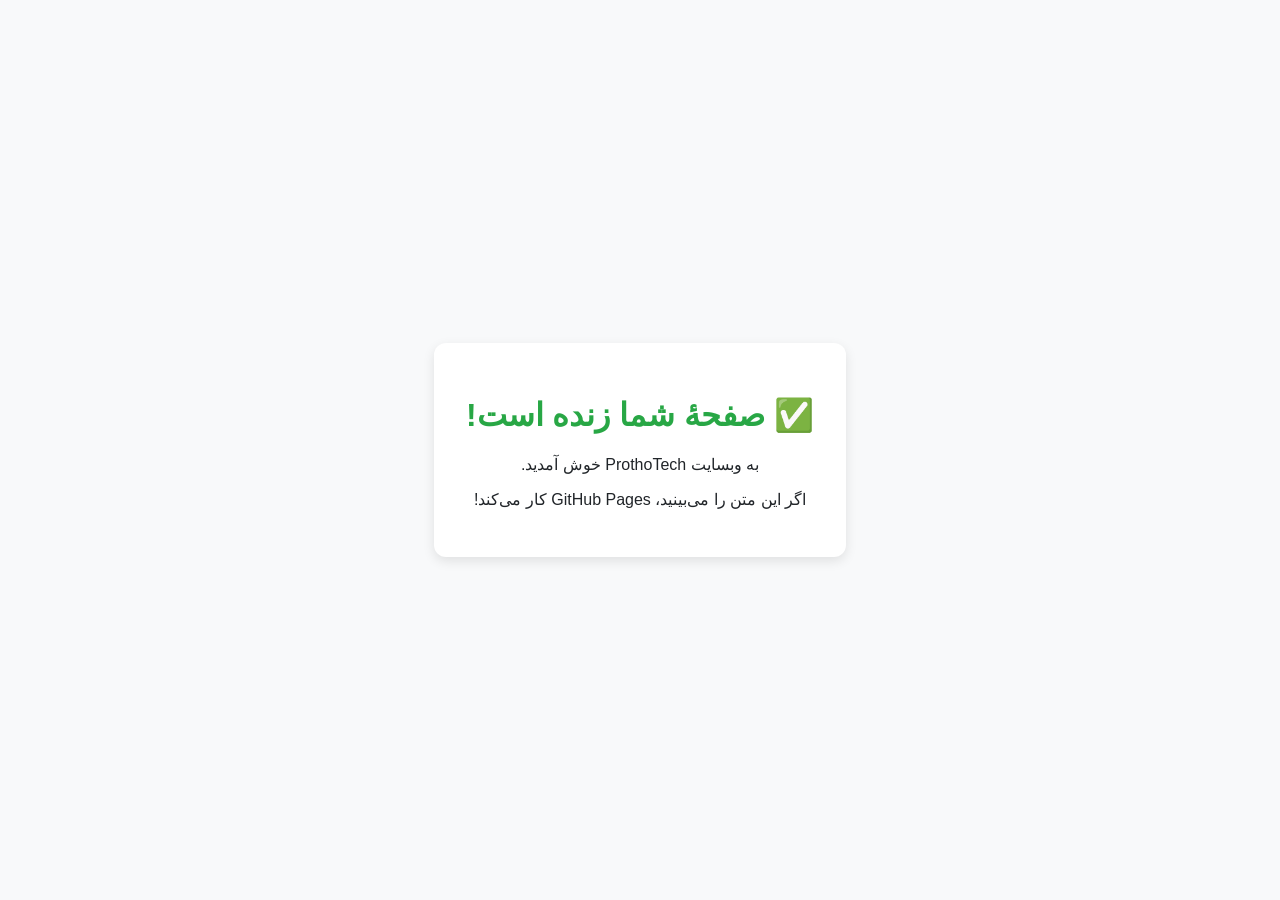
<file: index.html>
<!DOCTYPE html>
<html lang="fa" dir="rtl">
<head>
    <meta charset="UTF-8">
    <meta name="viewport" content="width=device-width, initial-scale=1.0">
    <title>ProthoTech | پروتوتک</title>
    <style>
        body {
            font-family: 'Vazir', Tahoma, sans-serif;
            background: #f8f9fa;
            color: #212529;
            display: flex;
            justify-content: center;
            align-items: center;
            height: 100vh;
            margin: 0;
            direction: rtl;
        }
        .container {
            text-align: center;
            padding: 2rem;
            background: white;
            border-radius: 12px;
            box-shadow: 0 4px 12px rgba(0,0,0,0.1);
        }
        h1 {
            color: #28a745;
        }
    </style>
</head>
<body>
    <div class="container">
        <h1>✅ صفحهٔ شما زنده است!</h1>
        <p>به وبسایت ProthoTech خوش آمدید.</p>
        <p>اگر این متن را می‌بینید، GitHub Pages کار می‌کند!</p>
    </div>
</body>
</html>
</file>
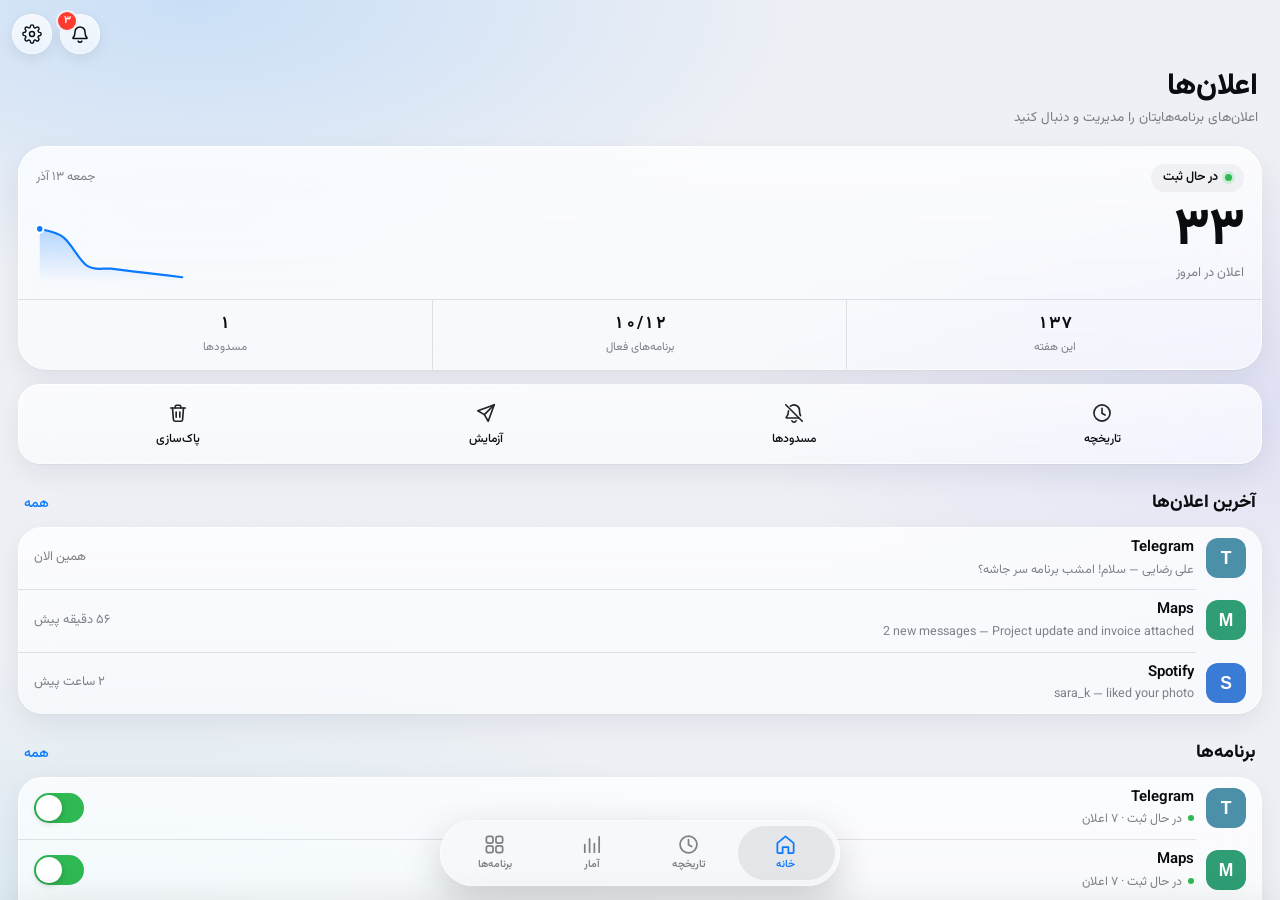
<file: assets/web/index.html>
<!DOCTYPE html>
<html lang="fa" dir="rtl">
<head>
  <meta charset="utf-8">
  <meta name="viewport" content="width=device-width, initial-scale=1, maximum-scale=1, user-scalable=no, viewport-fit=cover">
  <meta name="color-scheme" content="light dark">
  <meta name="author" content="PROTHOTECH">
  <title>Notification Manager</title>
  <link rel="stylesheet" href="style.css">
</head>
<body>
<div class="backdrop" aria-hidden="true"><span class="blob b1"></span><span class="blob b2"></span><span class="blob b3"></span></div>

<main id="views">

  <!-- ======================================================= HOME -->
  <section class="view tab active" data-view="home">
    <header class="navbar">
      <span class="nav-side"></span>
      <span class="nav-title" data-t="home.title"></span>
      <span class="nav-side end">
        <button class="nav-btn" data-go="history" data-t-aria="nav.unread"><i data-ic="bell"></i><b class="badge hidden" id="badge"></b></button>
        <button class="nav-btn" data-push="settings" data-t-aria="settings.title"><i data-ic="gear"></i></button>
      </span>
    </header>
    <div class="content">
      <h1 class="large-title" data-t="home.title"></h1>
      <p class="large-sub" data-t="home.sub"></p>

      <div id="accessBanner"></div>

      <div class="hero glass">
        <div class="hero-top">
          <span class="status" id="statusPill"></span>
          <span class="hero-date" id="heroDate"></span>
        </div>
        <div class="hero-main">
          <div>
            <strong class="hero-num" id="todayNum">0</strong>
            <span class="hero-label" data-t="home.todayLabel"></span>
          </div>
          <svg class="spark" id="spark" viewBox="0 0 160 60" preserveAspectRatio="none"></svg>
        </div>
        <div class="hero-stats">
          <button data-go="stats"><b id="hsWeek">0</b><span data-t="home.week"></span></button>
          <button data-go="apps"><b id="hsApps">0</b><span data-t="home.wApps"></span></button>
          <button data-push="blocked"><b id="hsBlocked">0</b><span data-t="q.blocked"></span></button>
        </div>
      </div>

      <div class="actions glass">
        <button data-go="history"><i data-ic="clock"></i><span data-t="q.history"></span></button>
        <button data-push="blocked"><i data-ic="bellSlash"></i><span data-t="q.blocked"></span></button>
        <button data-action="test"><i data-ic="send"></i><span data-t="q.test"></span></button>
        <button data-action="clear"><i data-ic="trash"></i><span data-t="q.clear"></span></button>
      </div>

      <div class="sec-head"><span data-t="home.recent"></span><button class="link" data-go="history" data-t="common.seeAll"></button></div>
      <div class="group glass" id="homeRecent"></div>

      <div class="sec-head"><span data-t="home.apps"></span><button class="link" data-go="apps" data-t="common.seeAll"></button></div>
      <div class="group glass" id="homeApps"></div>
      <p class="sec-foot" data-t="home.appsFoot"></p>
    </div>
  </section>

  <!-- ======================================================= HISTORY -->
  <section class="view tab" data-view="history">
    <header class="navbar">
      <span class="nav-side"></span>
      <span class="nav-title" data-t="history.title"></span>
      <span class="nav-side end"><button class="nav-btn" data-action="historyMenu" data-t-aria="common.more"><i data-ic="more"></i></button></span>
    </header>
    <div class="content">
      <h1 class="large-title" data-t="history.title"></h1>
      <p class="large-sub" id="historySub"></p>
      <label class="search glass-soft"><i data-ic="search"></i><input id="historySearch" type="search" autocomplete="off" data-t-ph="history.search"></label>
      <div class="chips" id="historyChips"></div>
      <div id="historyList"></div>
      <div id="historyMore" class="list-foot"></div>
    </div>
  </section>

  <!-- ======================================================= STATS -->
  <section class="view tab" data-view="stats">
    <header class="navbar">
      <span class="nav-side"></span>
      <span class="nav-title" data-t="stats.title"></span>
      <span class="nav-side end"></span>
    </header>
    <div class="content">
      <h1 class="large-title" data-t="stats.title"></h1>
      <p class="large-sub" data-t="stats.sub"></p>
      <div class="tiles" id="statTiles"></div>
      <div class="sec-head"><span data-t="stats.week"></span></div>
      <div class="card glass"><div class="week-chart" id="weekChart"></div></div>
      <div class="sec-head"><span data-t="stats.hours"></span></div>
      <div class="card glass"><div class="hour-chart" id="hourChart"></div><div class="hour-axis" id="hourAxis"></div></div>
      <div class="sec-head"><span data-t="stats.top"></span></div>
      <div class="group glass" id="topApps"></div>
    </div>
  </section>

  <!-- ======================================================= APPS -->
  <section class="view tab" data-view="apps">
    <header class="navbar">
      <span class="nav-side"></span>
      <span class="nav-title" data-t="apps.title"></span>
      <span class="nav-side end"><button class="nav-text" data-action="appsMenu" data-t="common.edit"></button></span>
    </header>
    <div class="content">
      <h1 class="large-title" data-t="apps.title"></h1>
      <p class="large-sub" id="appsSub"></p>
      <label class="search glass-soft"><i data-ic="search"></i><input id="appsSearch" type="search" autocomplete="off" data-t-ph="apps.search"></label>
      <div class="segmented" id="appsSeg">
        <button data-f="all" data-t="apps.fAll"></button>
        <button data-f="enabled" data-t="apps.fOn"></button>
        <button data-f="disabled" data-t="apps.fOff"></button>
        <button data-f="user" data-t="apps.fUser"></button>
      </div>
      <div class="group glass" id="appsList"></div>
    </div>
  </section>

  <!-- ======================================================= BLOCKED (pushed) -->
  <section class="view page" data-view="blocked">
    <header class="navbar">
      <span class="nav-side"><button class="back" data-back><i data-ic="chevBack" class="flip"></i><span data-t="common.back"></span></button></span>
      <span class="nav-title" data-t="blocked.title"></span>
      <span class="nav-side end"></span>
    </header>
    <div class="content">
      <h1 class="large-title" data-t="blocked.title"></h1>
      <p class="large-sub" id="blockedSub"></p>
      <div class="card glass info" id="blockedInfo"></div>
      <label class="search glass-soft"><i data-ic="search"></i><input id="blockedSearch" type="search" autocomplete="off" data-t-ph="apps.search"></label>
      <div class="group glass" id="blockedList"></div>
    </div>
  </section>

  <!-- ======================================================= SETTINGS (pushed) -->
  <section class="view page" data-view="settings">
    <header class="navbar">
      <span class="nav-side"><button class="back" data-back><i data-ic="chevBack" class="flip"></i><span data-t="common.back"></span></button></span>
      <span class="nav-title" data-t="settings.title"></span>
      <span class="nav-side end"></span>
    </header>
    <div class="content">
      <h1 class="large-title" data-t="settings.title"></h1>
      <div id="settingsBody"></div>
    </div>
  </section>
</main>

<!-- ======================================================= TAB BAR -->
<nav class="tabbar glass-strong" id="tabbar">
  <span class="tab-pill" id="tabPill"></span>
  <button data-tab="home"><i data-ic="home"></i><span data-t="tab.home"></span></button>
  <button data-tab="history"><i data-ic="clock"></i><span data-t="tab.history"></span></button>
  <button data-tab="stats"><i data-ic="chart"></i><span data-t="tab.stats"></span></button>
  <button data-tab="apps"><i data-ic="apps"></i><span data-t="tab.apps"></span></button>
</nav>

<!-- ======================================================= OVERLAYS -->
<div class="scrim" id="scrim"></div>
<div class="sheet glass-strong" id="sheet" role="dialog" aria-modal="true"></div>
<div class="actionsheet" id="actionsheet" role="dialog" aria-modal="true"></div>
<div class="alert glass-strong" id="alert" role="alertdialog" aria-modal="true"></div>
<div class="hud glass-strong" id="hud"></div>

<script src="app.js"></script>
</body>
</html>
</file>
<file: assets/web/style.css>
/* =====================================================================
   Notification Manager — "Liquid Glass" theme
   Minimal, monochrome glass with a single accent colour. fa (RTL) + en.
   Font: Vazirmatn (SIL OFL 1.1) — assets/web/fonts
   Developer: PROTHOTECH
   ===================================================================== */
@font-face {
  font-family: "Vazirmatn";
  src: url("fonts/Vazirmatn.woff2") format("woff2-variations"), url("fonts/Vazirmatn.woff2") format("woff2");
  font-weight: 100 900;
  font-style: normal;
  font-display: swap;
}

:root {
  --font: "Vazirmatn", system-ui, -apple-system, Roboto, "Noto Sans Arabic", Tahoma, sans-serif;

  /* light */
  --bg: #eef0f5;
  --wall-1: rgba(10, 132, 255, .16);
  --wall-2: rgba(94, 92, 230, .10);
  --wall-3: rgba(48, 176, 199, .10);
  --glass-top: rgba(255, 255, 255, .78);
  --glass-bot: rgba(255, 255, 255, .56);
  --glass-solid: #ffffff;
  --edge-top: rgba(255, 255, 255, .95);
  --edge-bot: rgba(255, 255, 255, .35);
  --shadow: 0 1px 1px rgba(20, 30, 60, .04), 0 10px 28px rgba(20, 30, 60, .07);
  --sheet: rgba(246, 247, 250, .86);
  --sep: rgba(60, 60, 67, .13);
  --label: #0b0c10;
  --label-2: rgba(60, 60, 67, .64);
  --label-3: rgba(60, 60, 67, .34);
  --fill: rgba(120, 120, 128, .14);
  --fill-2: rgba(120, 120, 128, .08);
  --accent: #0a7aff;
  --accent-soft: rgba(10, 122, 255, .12);
  --green: #2fb952;
  --red: #ff3b30;
  --switch-off: rgba(120, 120, 128, .2);
  --nav-h: 52px;
  --tab-h: 66px;
  --safe-t: env(safe-area-inset-top, 0px);
  --safe-b: env(safe-area-inset-bottom, 0px);
  --r: 24px;
  color-scheme: light;
}
html.dark {
  --bg: #06070a;
  --wall-1: rgba(64, 80, 255, .26);
  --wall-2: rgba(140, 60, 220, .14);
  --wall-3: rgba(20, 150, 170, .12);
  --glass-top: rgba(255, 255, 255, .085);
  --glass-bot: rgba(255, 255, 255, .035);
  --glass-solid: #16171b;
  --edge-top: rgba(255, 255, 255, .20);
  --edge-bot: rgba(255, 255, 255, .03);
  --shadow: 0 12px 34px rgba(0, 0, 0, .38);
  --sheet: rgba(22, 23, 27, .86);
  --sep: rgba(255, 255, 255, .08);
  --label: #f5f5f7;
  --label-2: rgba(235, 235, 245, .58);
  --label-3: rgba(235, 235, 245, .28);
  --fill: rgba(255, 255, 255, .10);
  --fill-2: rgba(255, 255, 255, .06);
  --accent: #3d95ff;
  --accent-soft: rgba(61, 149, 255, .16);
  --green: #32d15a;
  --red: #ff5146;
  --switch-off: rgba(255, 255, 255, .16);
  color-scheme: dark;
}

* { box-sizing: border-box; -webkit-tap-highlight-color: transparent; }
html, body {
  margin: 0; height: 100%; overflow: hidden;
  background: var(--bg); color: var(--label);
  font-family: var(--font); font-size: 15px; line-height: 1.5;
  -webkit-font-smoothing: antialiased; text-rendering: optimizeLegibility;
  overscroll-behavior: none;
}
button { font: inherit; color: inherit; background: none; border: 0; padding: 0; cursor: pointer; -webkit-user-select: none; user-select: none; }
input, select { font: inherit; color: inherit; }
i[data-ic] { display: inline-flex; width: 22px; height: 22px; flex: 0 0 auto; }
i[data-ic] svg { width: 100%; height: 100%; }
[dir=rtl] .flip { transform: scaleX(-1); }
.hidden { display: none !important; }

/* ---------------------------------------------------------------- wallpaper */
.backdrop { position: fixed; inset: 0; z-index: 0; pointer-events: none; overflow: hidden;
  background:
    radial-gradient(70% 45% at 15% 0%, var(--wall-1), transparent 70%),
    radial-gradient(60% 40% at 100% 45%, var(--wall-2), transparent 70%),
    radial-gradient(70% 40% at 10% 100%, var(--wall-3), transparent 70%),
    var(--bg);
}
.blob { display: none; }

/* ---------------------------------------------------------------- glass */
.glass {
  position: relative;
  background: linear-gradient(180deg, var(--glass-top), var(--glass-bot));
  -webkit-backdrop-filter: blur(28px) saturate(170%);
  backdrop-filter: blur(28px) saturate(170%);
  box-shadow: var(--shadow);
}
.glass::before {
  content: ""; position: absolute; inset: 0; border-radius: inherit; padding: 1px; pointer-events: none; z-index: 3;
  background: linear-gradient(170deg, var(--edge-top), var(--edge-bot) 45%, var(--edge-bot) 70%, var(--edge-top));
  -webkit-mask: linear-gradient(#000 0 0) content-box, linear-gradient(#000 0 0);
  -webkit-mask-composite: xor; mask-composite: exclude;
}
.glass-strong {
  background: var(--sheet);
  -webkit-backdrop-filter: blur(34px) saturate(180%);
  backdrop-filter: blur(34px) saturate(180%);
  box-shadow: 0 0 0 .5px var(--sep), 0 18px 50px rgba(0, 0, 0, .22);
}
.glass-soft { background: var(--fill-2); }

/* ---------------------------------------------------------------- views */
#views { position: fixed; inset: 0; z-index: 1; }
.view {
  position: absolute; inset: 0; overflow-y: auto; overflow-x: hidden;
  -webkit-overflow-scrolling: touch; scrollbar-width: none;
  visibility: hidden; opacity: 0;
  transition: opacity .22s ease, transform .38s cubic-bezier(.2, .9, .25, 1), visibility 0s linear .38s;
}
.view::-webkit-scrollbar { display: none; }
.view.active { visibility: visible; opacity: 1; transform: none; transition: opacity .22s ease, transform .38s cubic-bezier(.2, .9, .25, 1); }
.view.tab { transform: translateY(8px); }
.view.page { transform: translateX(30%); }
[dir=rtl] .view.page { transform: translateX(-30%); }
.view.page.active { transform: none; }
.content { padding: calc(var(--nav-h) + var(--safe-t)) 18px calc(var(--tab-h) + 44px + var(--safe-b)); }

/* ---------------------------------------------------------------- nav bar */
.navbar {
  position: sticky; top: 0; z-index: 10;
  height: calc(var(--nav-h) + var(--safe-t)); padding: var(--safe-t) 12px 0;
  margin-bottom: calc(-1 * (var(--nav-h) + var(--safe-t)));
  display: grid; grid-template-columns: 1fr auto 1fr; align-items: center;
  transition: background .25s, box-shadow .25s;
}
.view.scrolled .navbar {
  background: var(--sheet);
  -webkit-backdrop-filter: blur(30px) saturate(180%); backdrop-filter: blur(30px) saturate(180%);
  box-shadow: 0 .5px 0 var(--sep);
}
.nav-title { font-size: 16px; font-weight: 700; opacity: 0; transform: translateY(5px); transition: opacity .2s, transform .2s; white-space: nowrap; overflow: hidden; text-overflow: ellipsis; max-width: 56vw; }
.view.scrolled .nav-title { opacity: 1; transform: none; }
.nav-side { display: flex; align-items: center; gap: 8px; min-width: 0; }
.nav-side.end { justify-content: flex-end; }
.nav-btn {
  position: relative; width: 40px; height: 40px; border-radius: 50%;
  display: grid; place-items: center; color: var(--label);
  background: linear-gradient(180deg, var(--glass-top), var(--glass-bot));
  -webkit-backdrop-filter: blur(24px) saturate(170%); backdrop-filter: blur(24px) saturate(170%);
  box-shadow: inset 0 0 0 .5px var(--edge-top), 0 4px 14px rgba(0, 0, 0, .08);
  transition: transform .15s;
}
.nav-btn i { width: 20px; height: 20px; }
.nav-btn:active, .back:active, .nav-text:active { transform: scale(.92); opacity: .7; }
.nav-text { color: var(--accent); font-size: 16px; font-weight: 500; padding: 6px 8px; }
.back { display: inline-flex; align-items: center; gap: 2px; color: var(--accent); font-size: 16px; font-weight: 500; padding: 6px 2px; }
.back i { width: 22px; height: 22px; }
.badge {
  position: absolute; top: -2px; inset-inline-end: -2px;
  min-width: 18px; height: 18px; padding: 0 5px; border-radius: 9px;
  background: var(--red); color: #fff; font-size: 10.5px; font-weight: 700; line-height: 18px; text-align: center;
  box-shadow: 0 0 0 2px var(--bg);
}

.large-title { margin: 8px 4px 0; font-size: 30px; font-weight: 800; line-height: 1.25; letter-spacing: -.2px; }
.large-sub { margin: 2px 4px 18px; color: var(--label-2); font-size: 13.5px; }

/* ---------------------------------------------------------------- banner */
.banner { display: flex; align-items: center; gap: 12px; padding: 14px 16px; margin-bottom: 14px; border-radius: var(--r); }
.banner .b-ic { width: 38px; height: 38px; border-radius: 12px; display: grid; place-items: center; background: rgba(255, 59, 48, .12); color: var(--red); flex: 0 0 auto; }
.banner .b-ic i { width: 20px; height: 20px; }
.banner .b-body { flex: 1; min-width: 0; position: relative; z-index: 4; }
.banner b { display: block; font-size: 14.5px; font-weight: 700; }
.banner small { display: block; margin-top: 1px; font-size: 12.5px; color: var(--label-2); line-height: 1.5; }
.pill-btn {
  position: relative; z-index: 4;
  height: 34px; padding: 0 16px; border-radius: 17px; font-size: 13.5px; font-weight: 700;
  background: var(--accent); color: #fff; flex: 0 0 auto;
  box-shadow: 0 6px 16px rgba(10, 122, 255, .28);
  transition: transform .15s, opacity .15s;
}
.pill-btn:active { transform: scale(.95); opacity: .85; }

/* ---------------------------------------------------------------- hero */
.hero { border-radius: 28px; padding: 18px 18px 0; margin-bottom: 14px; overflow: hidden; }
.hero-top { display: flex; align-items: center; justify-content: space-between; gap: 8px; }
.status { display: inline-flex; align-items: center; gap: 7px; height: 28px; padding: 0 12px; border-radius: 14px; background: var(--fill-2); font-size: 12.5px; font-weight: 600; }
.status::before { content: ""; width: 7px; height: 7px; border-radius: 50%; background: var(--green); box-shadow: 0 0 0 3px rgba(50, 209, 90, .18); }
.status.off::before { background: var(--red); box-shadow: 0 0 0 3px rgba(255, 59, 48, .18); }
.status.off { cursor: pointer; }
.hero-date { font-size: 12.5px; color: var(--label-2); }
.hero-main { display: flex; align-items: flex-end; justify-content: space-between; gap: 14px; margin: 14px 0 16px; }
.hero-num { display: block; font-size: 52px; font-weight: 800; line-height: 1; letter-spacing: -1px; font-variant-numeric: tabular-nums; }
.hero-label { display: block; margin-top: 6px; font-size: 13px; color: var(--label-2); }
.spark { width: 150px; height: 58px; flex: 0 1 auto; overflow: visible; }
[dir=rtl] .spark { transform: scaleX(-1); }
.spark .area { fill: url(#sparkGrad); }
.spark .line { fill: none; stroke: var(--accent); stroke-width: 2.2; stroke-linecap: round; stroke-linejoin: round; vector-effect: non-scaling-stroke; }
.spark .dot { fill: var(--accent); stroke: var(--glass-solid); stroke-width: 2; vector-effect: non-scaling-stroke; }
.hero-stats { display: grid; grid-template-columns: repeat(3, 1fr); margin: 0 -18px; border-top: .5px solid var(--sep); }
.hero-stats button { padding: 12px 6px 14px; text-align: center; position: relative; z-index: 4; }
.hero-stats button + button { border-inline-start: .5px solid var(--sep); }
.hero-stats b { display: block; font-size: 17px; font-weight: 700; font-variant-numeric: tabular-nums; }
.hero-stats span { display: block; font-size: 11.5px; color: var(--label-2); margin-top: 1px; }
.hero-stats button:active { background: var(--fill-2); }

/* ---------------------------------------------------------------- actions */
.actions { display: grid; grid-template-columns: repeat(4, 1fr); border-radius: 22px; padding: 6px; margin-bottom: 26px; }
.actions button { position: relative; z-index: 4; display: flex; flex-direction: column; align-items: center; gap: 6px; padding: 12px 4px 10px; border-radius: 17px; font-size: 12px; font-weight: 500; color: var(--label); }
.actions button i { width: 22px; height: 22px; color: var(--label); opacity: .9; }
.actions button:active { background: var(--fill); }

/* ---------------------------------------------------------------- sections, groups, rows */
.sec-head { display: flex; align-items: baseline; justify-content: space-between; margin: 0 6px 10px; font-size: 18px; font-weight: 800; }
.sec-head .link { font-size: 14px; font-weight: 500; color: var(--accent); }
.sec-foot { margin: -14px 14px 26px; font-size: 12px; color: var(--label-2); line-height: 1.6; }
.group { border-radius: var(--r); overflow: hidden; margin-bottom: 26px; }
.card { border-radius: var(--r); padding: 18px; margin-bottom: 26px; }
.card.info { font-size: 13.5px; line-height: 1.8; color: var(--label-2); }

.row { position: relative; z-index: 4; display: flex; align-items: center; gap: 12px; min-height: 60px; padding: 10px 16px; width: 100%; text-align: start; }
.row + .row::after { content: ""; position: absolute; top: 0; inset-inline-end: 0; inset-inline-start: 66px; height: .5px; background: var(--sep); }
.row.tap:active, button.row:active { background: var(--fill-2); }
.r-body { flex: 1; min-width: 0; }
.r-title { display: block; font-size: 15px; font-weight: 600; white-space: nowrap; overflow: hidden; text-overflow: ellipsis; }
.r-sub { display: block; margin-top: 1px; font-size: 12.5px; color: var(--label-2); white-space: nowrap; overflow: hidden; text-overflow: ellipsis; }
.r-sub.on::before { content: ""; display: inline-block; width: 6px; height: 6px; border-radius: 50%; background: var(--green); margin-inline-end: 6px; vertical-align: 1px; }
.r-sub.blocked { color: var(--red); }
.r-val { color: var(--label-2); font-size: 13.5px; white-space: nowrap; }
.r-chev { color: var(--label-3); width: 16px; height: 16px; }
.r-ic { width: 34px; height: 34px; border-radius: 11px; display: grid; place-items: center; background: var(--fill); color: var(--label); flex: 0 0 auto; }
.r-ic i { width: 18px; height: 18px; }
.row.danger .r-title { color: var(--red); }
.row.danger .r-ic { background: rgba(255, 59, 48, .12); color: var(--red); }
.app-ic { width: 40px; height: 40px; border-radius: 12px; object-fit: cover; flex: 0 0 auto; background: var(--fill-2); }
.empty { text-align: center; padding: 30px 22px; color: var(--label-2); font-size: 13.5px; line-height: 1.7; position: relative; z-index: 4; }
.empty i { width: 40px; height: 40px; color: var(--label-3); margin-bottom: 6px; }
.empty b { display: block; color: var(--label); font-size: 16px; font-weight: 700; margin-bottom: 2px; }
.empty .pill-btn { margin-top: 14px; }
.list-foot { text-align: center; color: var(--label-3); font-size: 12.5px; padding: 0 0 14px; }

/* ---------------------------------------------------------------- iOS switch */
.sw { position: relative; display: inline-block; width: 50px; height: 30px; flex: 0 0 auto; }
.sw input { position: absolute; inset: 0; opacity: 0; margin: 0; z-index: 2; cursor: pointer; }
.sw .track { position: absolute; inset: 0; border-radius: 15px; background: var(--switch-off); transition: background .25s; }
.sw .knob {
  position: absolute; top: 2px; inset-inline-start: 2px; width: 26px; height: 26px; border-radius: 50%;
  background: #fff; box-shadow: 0 2px 6px rgba(0, 0, 0, .18), 0 0 0 .5px rgba(0, 0, 0, .04);
  transition: transform .3s cubic-bezier(.3, 1.3, .5, 1);
}
.sw input:checked + .track { background: var(--green); }
.sw.red input:checked + .track { background: var(--red); }
.sw input:checked + .track .knob { transform: translateX(20px); }
[dir=rtl] .sw input:checked + .track .knob { transform: translateX(-20px); }

/* ---------------------------------------------------------------- search, chips, segmented */
.search { display: flex; align-items: center; gap: 8px; height: 42px; padding: 0 14px; border-radius: 14px; margin-bottom: 12px; color: var(--label-2); }
.search i { width: 17px; height: 17px; }
.search input { flex: 1; min-width: 0; border: 0; outline: 0; background: none; font-size: 15px; color: var(--label); }
.search input::placeholder { color: var(--label-2); }
input[type=search]::-webkit-search-cancel-button { -webkit-appearance: none; }

.chips { display: flex; gap: 8px; overflow-x: auto; margin: 0 -18px; padding: 2px 18px 16px; scrollbar-width: none; }
.chips::-webkit-scrollbar { display: none; }
.chip { flex: 0 0 auto; display: inline-flex; align-items: center; gap: 7px; height: 34px; padding: 0 13px; border-radius: 17px; font-size: 13px; font-weight: 500; background: var(--fill-2); box-shadow: inset 0 0 0 .5px var(--sep); }
.chip img { width: 20px; height: 20px; border-radius: 6px; margin-inline-start: -5px; }
.chip small { color: var(--label-2); font-size: 11.5px; }
.chip.on { background: var(--label); color: var(--bg); box-shadow: none; }
.chip.on small { color: inherit; opacity: .7; }

.segmented { display: grid; grid-auto-flow: column; grid-auto-columns: 1fr; padding: 3px; border-radius: 12px; background: var(--fill-2); margin-bottom: 16px; box-shadow: inset 0 0 0 .5px var(--sep); }
.segmented button { height: 32px; border-radius: 9px; font-size: 13px; font-weight: 500; color: var(--label-2); transition: background .2s, color .2s; }
.segmented button.on { background: var(--glass-solid); color: var(--label); font-weight: 700; box-shadow: 0 2px 8px rgba(0, 0, 0, .10); }
html.dark .segmented button.on { background: rgba(255, 255, 255, .16); }
.row .segmented { margin: 0; min-width: 166px; }

/* ---------------------------------------------------------------- history */
.day-head { margin: 0 8px 8px; font-size: 13px; font-weight: 700; color: var(--label-2); }
.day-group { margin-bottom: 20px; }
.n-wrap { position: relative; z-index: 4; overflow: hidden; }
.n-wrap + .n-wrap::after { content: ""; position: absolute; top: 0; inset-inline-end: 0; inset-inline-start: 68px; height: .5px; background: var(--sep); z-index: 2; }
.n-del { opacity: 0; position: absolute; inset: 0; display: flex; align-items: center; justify-content: flex-end; padding-inline-end: 24px; background: var(--red); color: #fff; font-size: 14px; font-weight: 700; gap: 6px; }
.n-del i { width: 18px; height: 18px; }
.n-wrap.swiping .n-del { opacity: 1; }
.n-row { position: relative; z-index: 1; display: flex; gap: 12px; align-items: flex-start; padding: 13px 16px; transition: transform .28s cubic-bezier(.2, .9, .25, 1); touch-action: pan-y; }
.n-wrap.swiping .n-row { background: var(--glass-solid); }
.n-row .app-ic { width: 40px; height: 40px; margin-top: 2px; }
.n-body { flex: 1; min-width: 0; }
.n-top { display: flex; align-items: center; gap: 6px; font-size: 12px; color: var(--label-2); }
.n-top b { font-weight: 600; color: var(--label-2); white-space: nowrap; overflow: hidden; text-overflow: ellipsis; }
.n-top time { margin-inline-start: auto; flex: 0 0 auto; font-variant-numeric: tabular-nums; }
.n-title { margin-top: 1px; font-size: 14.5px; font-weight: 700; word-break: break-word; }
.n-text { margin-top: 1px; font-size: 13.5px; color: var(--label-2); line-height: 1.65; word-break: break-word; white-space: pre-line; display: -webkit-box; -webkit-line-clamp: 2; -webkit-box-orient: vertical; overflow: hidden; }
.n-row.open .n-text { display: block; -webkit-line-clamp: unset; color: var(--label); }
.n-row.fresh { animation: fresh 1.8s ease; }
@keyframes fresh { 0% { background: var(--accent-soft); } 100% { background: transparent; } }
.tag { font-size: 10.5px; font-weight: 700; padding: 0 7px; border-radius: 6px; background: rgba(255, 59, 48, .12); color: var(--red); }

/* ---------------------------------------------------------------- stats */
.tiles { display: grid; grid-template-columns: 1fr 1fr; gap: 12px; margin-bottom: 26px; }
.tile { border-radius: 22px; padding: 16px; }
.w-head { position: relative; z-index: 4; display: flex; align-items: center; gap: 8px; font-size: 12.5px; font-weight: 600; color: var(--label-2); }
.w-ic { width: 26px; height: 26px; border-radius: 9px; display: grid; place-items: center; background: var(--fill); color: var(--label); }
.w-ic i { width: 15px; height: 15px; }
.tile strong { position: relative; z-index: 4; display: block; margin-top: 12px; font-size: 26px; font-weight: 800; line-height: 1.1; font-variant-numeric: tabular-nums; }
.tile small { position: relative; z-index: 4; display: block; font-size: 12px; color: var(--label-2); margin-top: 3px; }
.week-chart { position: relative; z-index: 4; display: flex; align-items: flex-end; gap: 10px; height: 168px; }
.wk { flex: 1; height: 100%; display: flex; flex-direction: column; align-items: center; justify-content: flex-end; gap: 6px; }
.wk .v { font-size: 11px; color: var(--label-2); font-variant-numeric: tabular-nums; }
.wk .b { width: 100%; max-width: 24px; border-radius: 8px; background: var(--fill); min-height: 6px; transition: height .7s cubic-bezier(.2, .8, .2, 1); }
.wk.today .b { background: var(--accent); box-shadow: 0 6px 16px rgba(10, 122, 255, .3); }
.wk .d { font-size: 11.5px; color: var(--label-2); }
.wk.today .d { color: var(--label); font-weight: 700; }
.hour-chart { position: relative; z-index: 4; height: 96px; direction: ltr; }
.hour-chart svg { width: 100%; height: 100%; overflow: visible; }
.hour-chart .area { fill: url(#hourGrad); }
.hour-chart .line { fill: none; stroke: var(--accent); stroke-width: 2; stroke-linejoin: round; vector-effect: non-scaling-stroke; }
.hour-axis { position: relative; z-index: 4; display: flex; justify-content: space-between; margin-top: 10px; font-size: 11px; color: var(--label-2); direction: ltr; }
.bar-track { margin-top: 7px; height: 5px; border-radius: 3px; background: var(--fill-2); overflow: hidden; }
.bar-track b { display: block; height: 100%; border-radius: 3px; background: var(--label); opacity: .8; }
.row:first-child .bar-track b { background: var(--accent); opacity: 1; }

/* ---------------------------------------------------------------- settings */
.set-label { margin: 6px 18px 8px; font-size: 12.5px; font-weight: 600; color: var(--label-2); }
.ok { color: var(--green) !important; }
.bad { color: var(--red) !important; }
.about { text-align: center; padding: 4px 10px 10px; color: var(--label-2); font-size: 12.5px; line-height: 1.9; }
.about .logo { position: relative; width: 70px; height: 70px; margin: 0 auto 12px; border-radius: 20px; display: grid; place-items: center; color: #fff; background: radial-gradient(120% 120% at 30% 15%, #2a2f3d, #07090f 70%); box-shadow: inset 0 0 0 1px rgba(255, 255, 255, .12), 0 12px 28px rgba(0, 0, 0, .25); }
.about .logo::after { content: ""; position: absolute; inset: 13px; border-radius: 50%; border: 3px solid #19e6ff; border-bottom-color: #ff2d55; }
.about .logo i { width: 24px; height: 24px; }
.about b { display: block; color: var(--label); font-size: 16px; font-weight: 800; }
.about .dev { color: var(--label); font-weight: 800; letter-spacing: 1.5px; }

/* ---------------------------------------------------------------- tab bar */
.tabbar {
  position: fixed; z-index: 20; left: 50%; transform: translateX(-50%); bottom: calc(14px + var(--safe-b));
  width: min(90vw, 400px); height: var(--tab-h); border-radius: 33px; padding: 6px;
  display: grid; grid-template-columns: repeat(4, 1fr);
  background: var(--sheet);
  -webkit-backdrop-filter: blur(30px) saturate(180%); backdrop-filter: blur(30px) saturate(180%);
  box-shadow: inset 0 0 0 .5px var(--edge-top), 0 14px 40px rgba(0, 0, 0, .18);
}
.tabbar button { position: relative; z-index: 1; display: flex; flex-direction: column; align-items: center; justify-content: center; gap: 1px; font-size: 10.5px; font-weight: 600; color: var(--label-2); border-radius: 27px; transition: color .25s; }
.tabbar button i { width: 23px; height: 23px; }
.tabbar button.on { color: var(--accent); }
.tab-pill { position: absolute; z-index: 0; top: 6px; bottom: 6px; left: 6px; border-radius: 27px; background: var(--fill); transition: transform .45s cubic-bezier(.3, 1.2, .5, 1), width .3s; }

/* ---------------------------------------------------------------- overlays */
.scrim { position: fixed; inset: 0; z-index: 40; background: rgba(0, 0, 0, .32); opacity: 0; visibility: hidden; transition: opacity .3s, visibility 0s .3s; }
.scrim.on { opacity: 1; visibility: visible; transition: opacity .3s; }
.sheet { position: fixed; z-index: 50; left: 0; right: 0; bottom: 0; max-height: 90%; overflow-y: auto; padding: 8px 18px calc(22px + var(--safe-b)); border-radius: 30px 30px 0 0; transform: translateY(105%); transition: transform .4s cubic-bezier(.2, .9, .25, 1); }
.sheet.on { transform: none; }
.grab { width: 36px; height: 5px; border-radius: 3px; background: var(--label-3); margin: 0 auto 16px; }
.sh-head { display: flex; align-items: center; gap: 14px; margin: 0 2px 18px; }
.sh-head .app-ic { width: 58px; height: 58px; border-radius: 16px; }
.sh-head b { display: block; font-size: 19px; font-weight: 800; }
.sh-head small { display: block; font-size: 12px; color: var(--label-2); direction: ltr; text-align: start; word-break: break-all; }
.sh-head .close { margin-inline-start: auto; width: 30px; height: 30px; border-radius: 50%; background: var(--fill); color: var(--label-2); display: grid; place-items: center; align-self: flex-start; }
.sh-head .close i { width: 13px; height: 13px; }
.sheet .tiles { margin-bottom: 16px; }
.sheet .tile, .sheet .group { background: var(--fill-2); box-shadow: inset 0 0 0 .5px var(--sep); }
.sheet .group { margin-bottom: 16px; }

.actionsheet { position: fixed; z-index: 55; left: 10px; right: 10px; bottom: calc(10px + var(--safe-b)); transform: translateY(120%); transition: transform .36s cubic-bezier(.2, .9, .25, 1); }
.actionsheet.on { transform: none; }
.as-group { border-radius: 18px; overflow: hidden; margin-bottom: 8px; background: var(--sheet); -webkit-backdrop-filter: blur(34px) saturate(180%); backdrop-filter: blur(34px) saturate(180%); }
.as-title { padding: 14px 18px; text-align: center; font-size: 12.5px; color: var(--label-2); line-height: 1.6; }
.as-btn { display: block; width: 100%; height: 56px; font-size: 16.5px; font-weight: 500; color: var(--accent); border-top: .5px solid var(--sep); }
.as-group .as-btn:first-child { border-top: 0; }
.as-btn.destructive { color: var(--red); }
.as-btn.on { font-weight: 800; }
.as-btn.on::after { content: "  ✓"; }
.as-btn.cancel { font-weight: 700; }
.as-btn:active { background: var(--fill-2); }

.alert { position: fixed; z-index: 60; left: 50%; top: 50%; width: min(300px, 82vw); border-radius: 20px; overflow: hidden; text-align: center; transform: translate(-50%, -50%) scale(1.08); opacity: 0; visibility: hidden; transition: transform .25s, opacity .2s, visibility 0s .25s; }
.alert.on { transform: translate(-50%, -50%) scale(1); opacity: 1; visibility: visible; transition: transform .25s, opacity .2s; }
.alert h3 { margin: 22px 18px 4px; font-size: 16.5px; font-weight: 800; }
.alert p { margin: 0 18px 20px; font-size: 13.5px; line-height: 1.75; color: var(--label-2); }
.alert .al-btns { display: grid; grid-template-columns: 1fr 1fr; border-top: .5px solid var(--sep); }
.alert .al-btns button { height: 48px; font-size: 15.5px; font-weight: 500; color: var(--accent); }
.alert .al-btns button + button { border-inline-start: .5px solid var(--sep); }
.alert .al-btns button.strong { font-weight: 800; }
.alert .al-btns button.destructive { color: var(--red); }
.alert .al-btns button:active { background: var(--fill-2); }

.hud { position: fixed; z-index: 70; left: 50%; top: calc(10px + var(--safe-t)); transform: translate(-50%, -150%); opacity: 0; display: flex; align-items: center; gap: 8px; max-width: 88vw; height: 44px; padding: 0 18px; border-radius: 22px; font-size: 13.5px; font-weight: 600; white-space: nowrap; overflow: hidden; text-overflow: ellipsis; transition: transform .45s cubic-bezier(.3, 1.3, .5, 1), opacity .25s; pointer-events: none; }
.hud i { width: 17px; height: 17px; color: var(--green); }
.hud.on { transform: translate(-50%, 0); opacity: 1; }

/* user content may be Persian or Latin: each line picks its own direction, alignment stays consistent */
.r-title, .r-sub, .n-title, .n-text, .n-top b, .chip { unicode-bidi: plaintext; }
[dir=rtl] .r-title, [dir=rtl] .r-sub, [dir=rtl] .n-title, [dir=rtl] .n-text { text-align: right; }
[dir=ltr] .r-title, [dir=ltr] .r-sub, [dir=ltr] .n-title, [dir=ltr] .n-text { text-align: left; }

@media (max-width: 350px) { .large-title { font-size: 26px; } .hero-num { font-size: 42px; } .spark { width: 110px; } }
@media (prefers-reduced-motion: reduce) { * { animation: none !important; transition: none !important; } }
</file>
